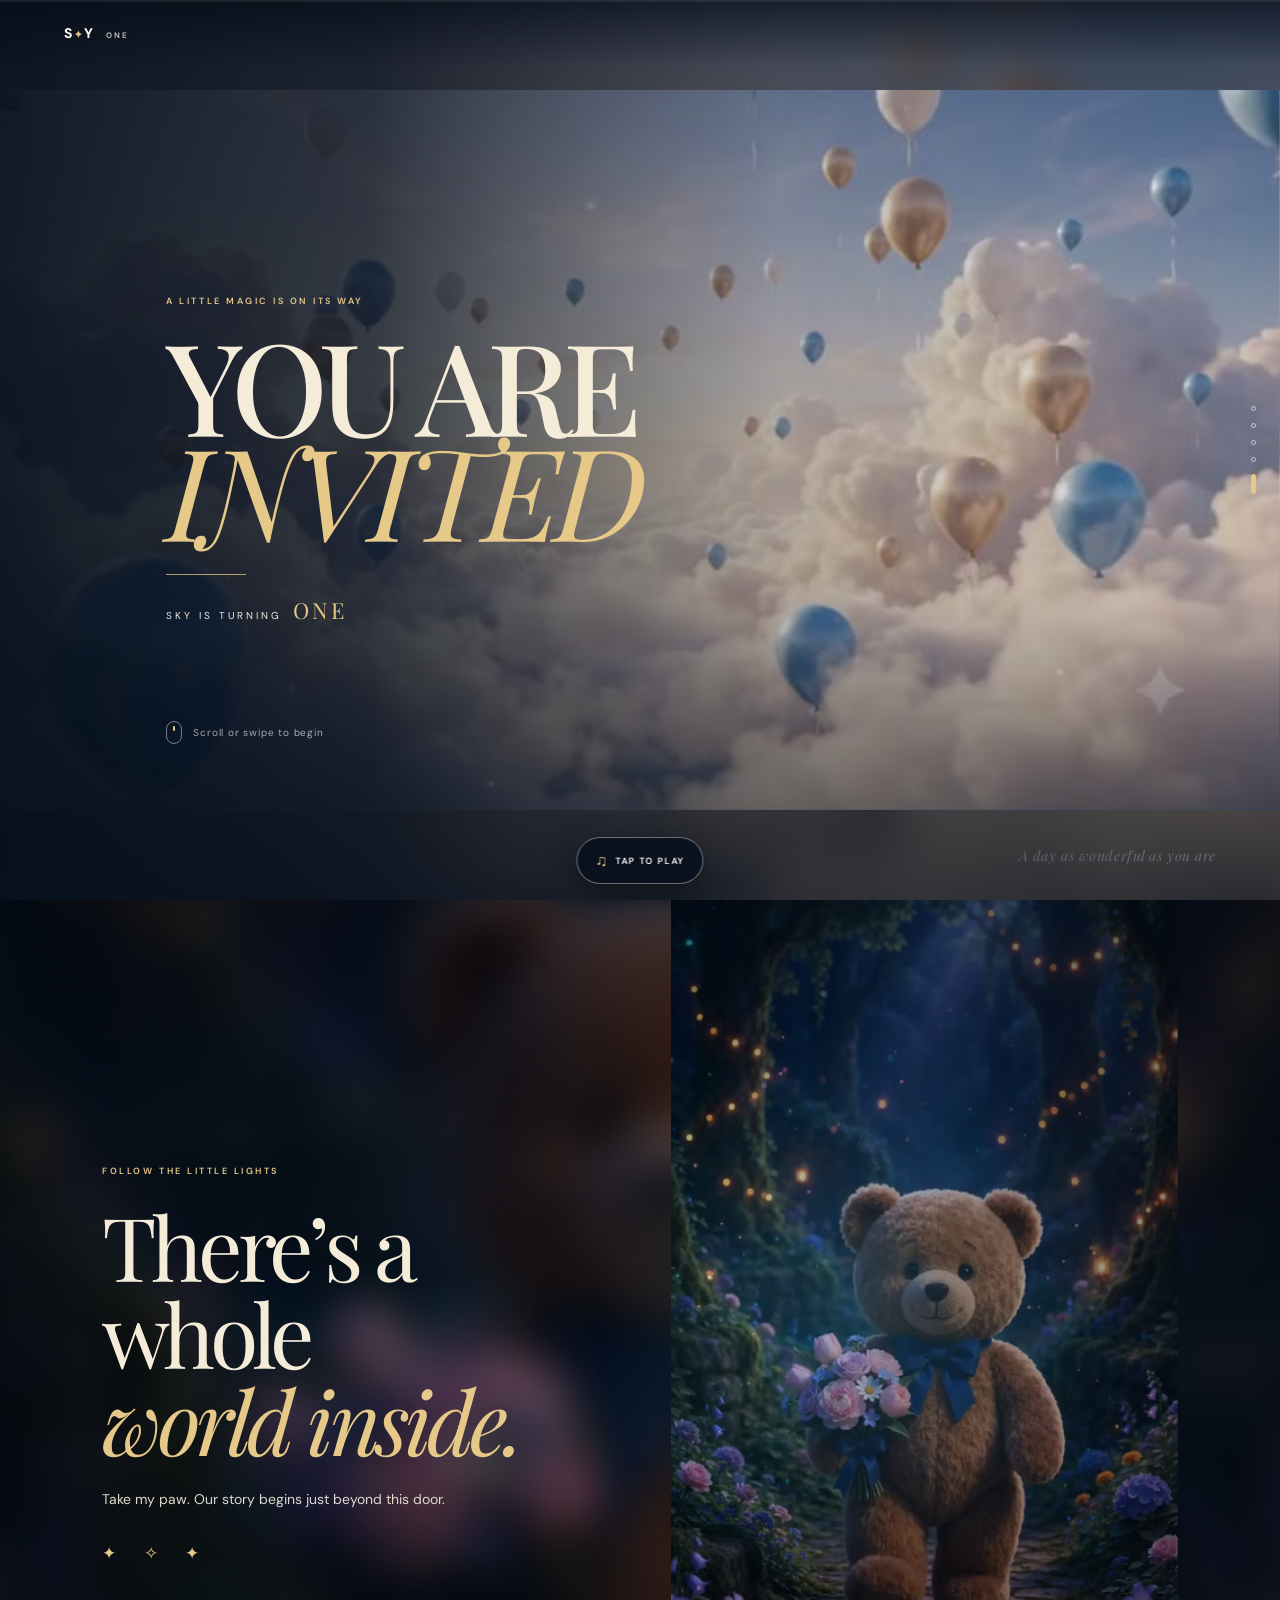
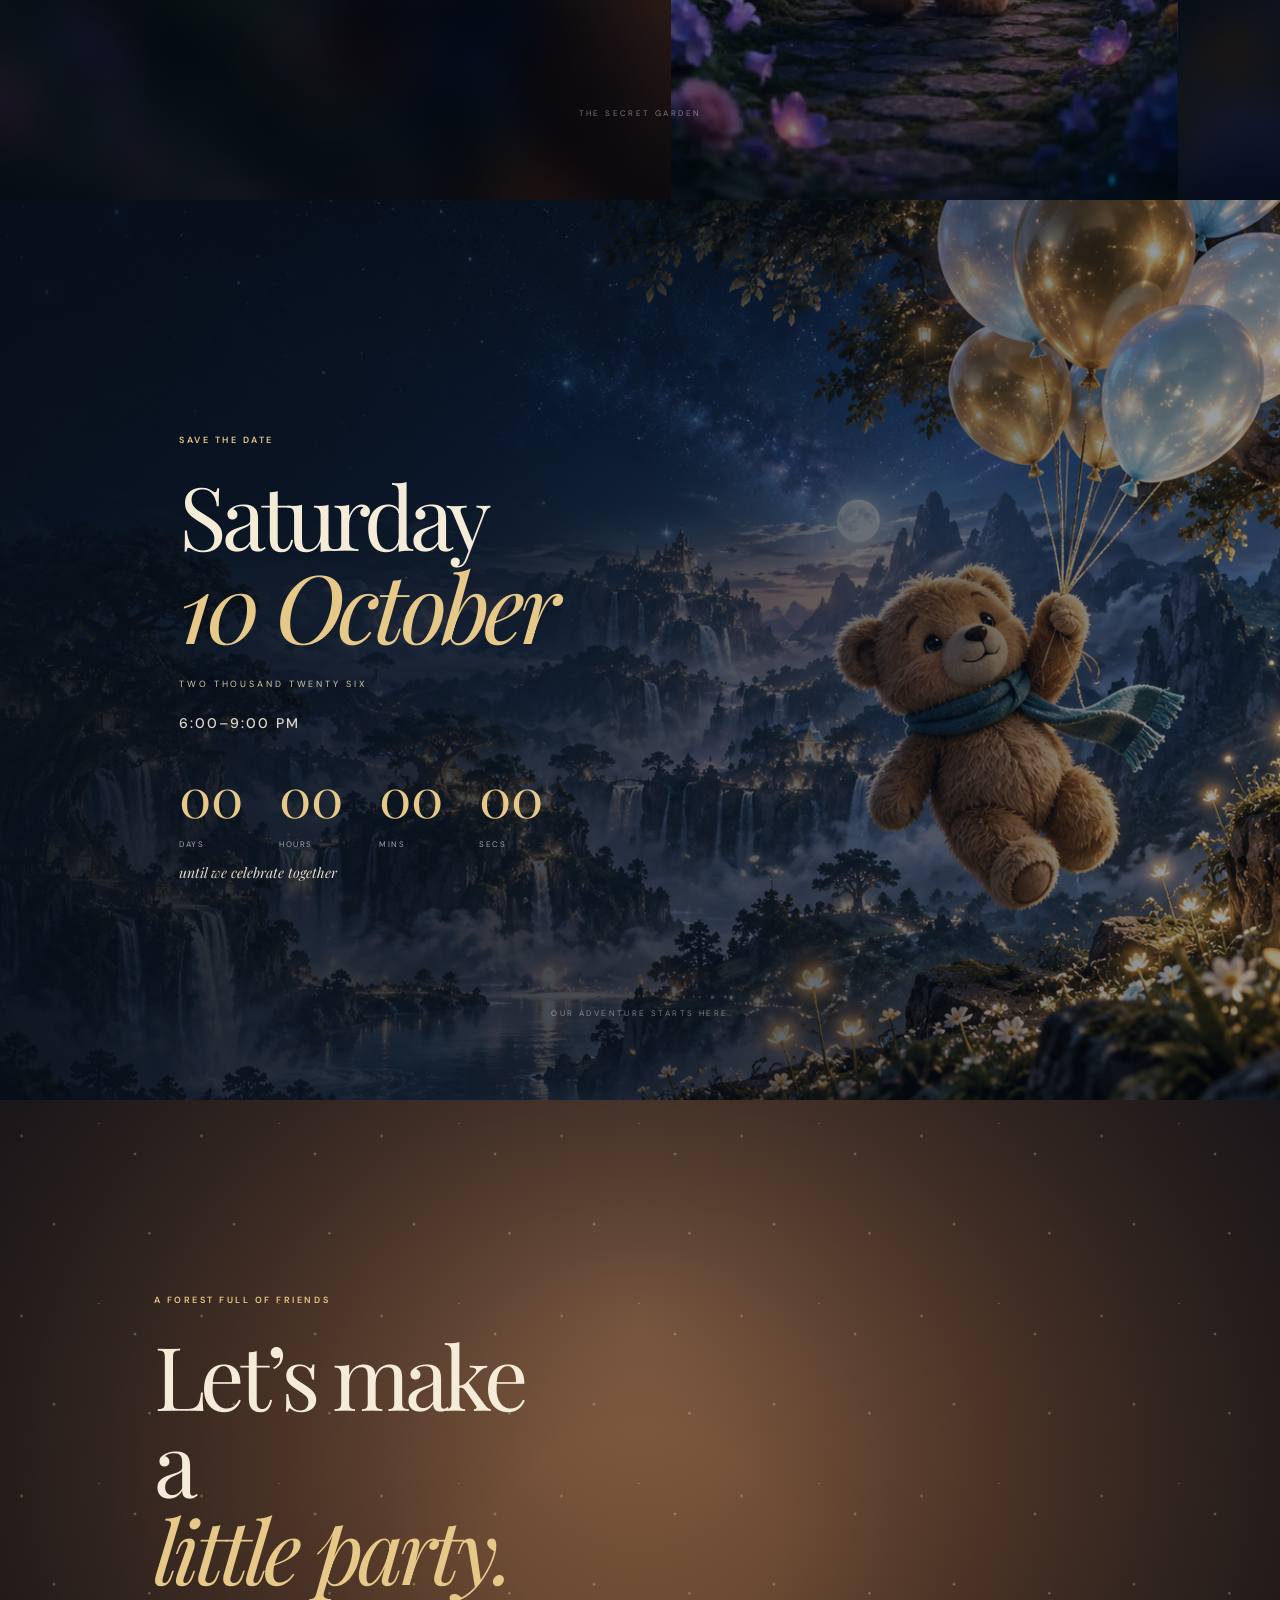
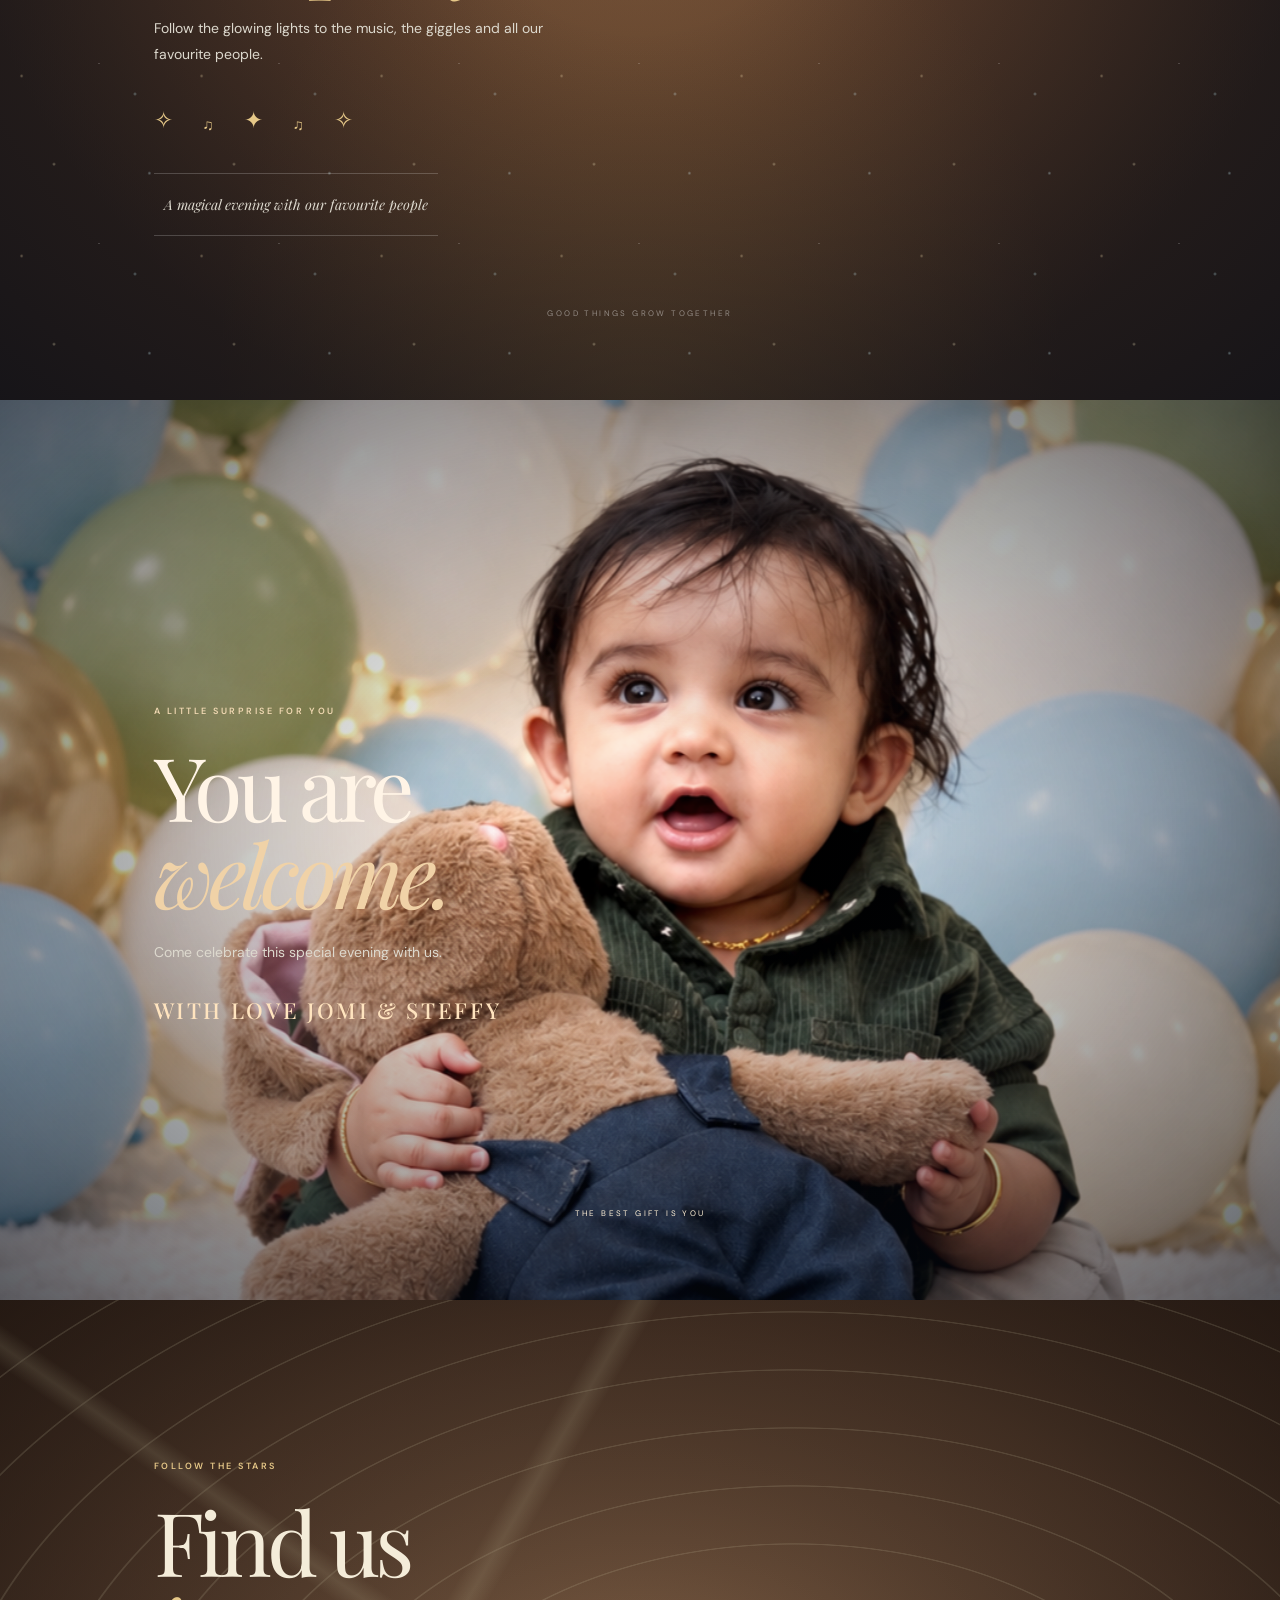
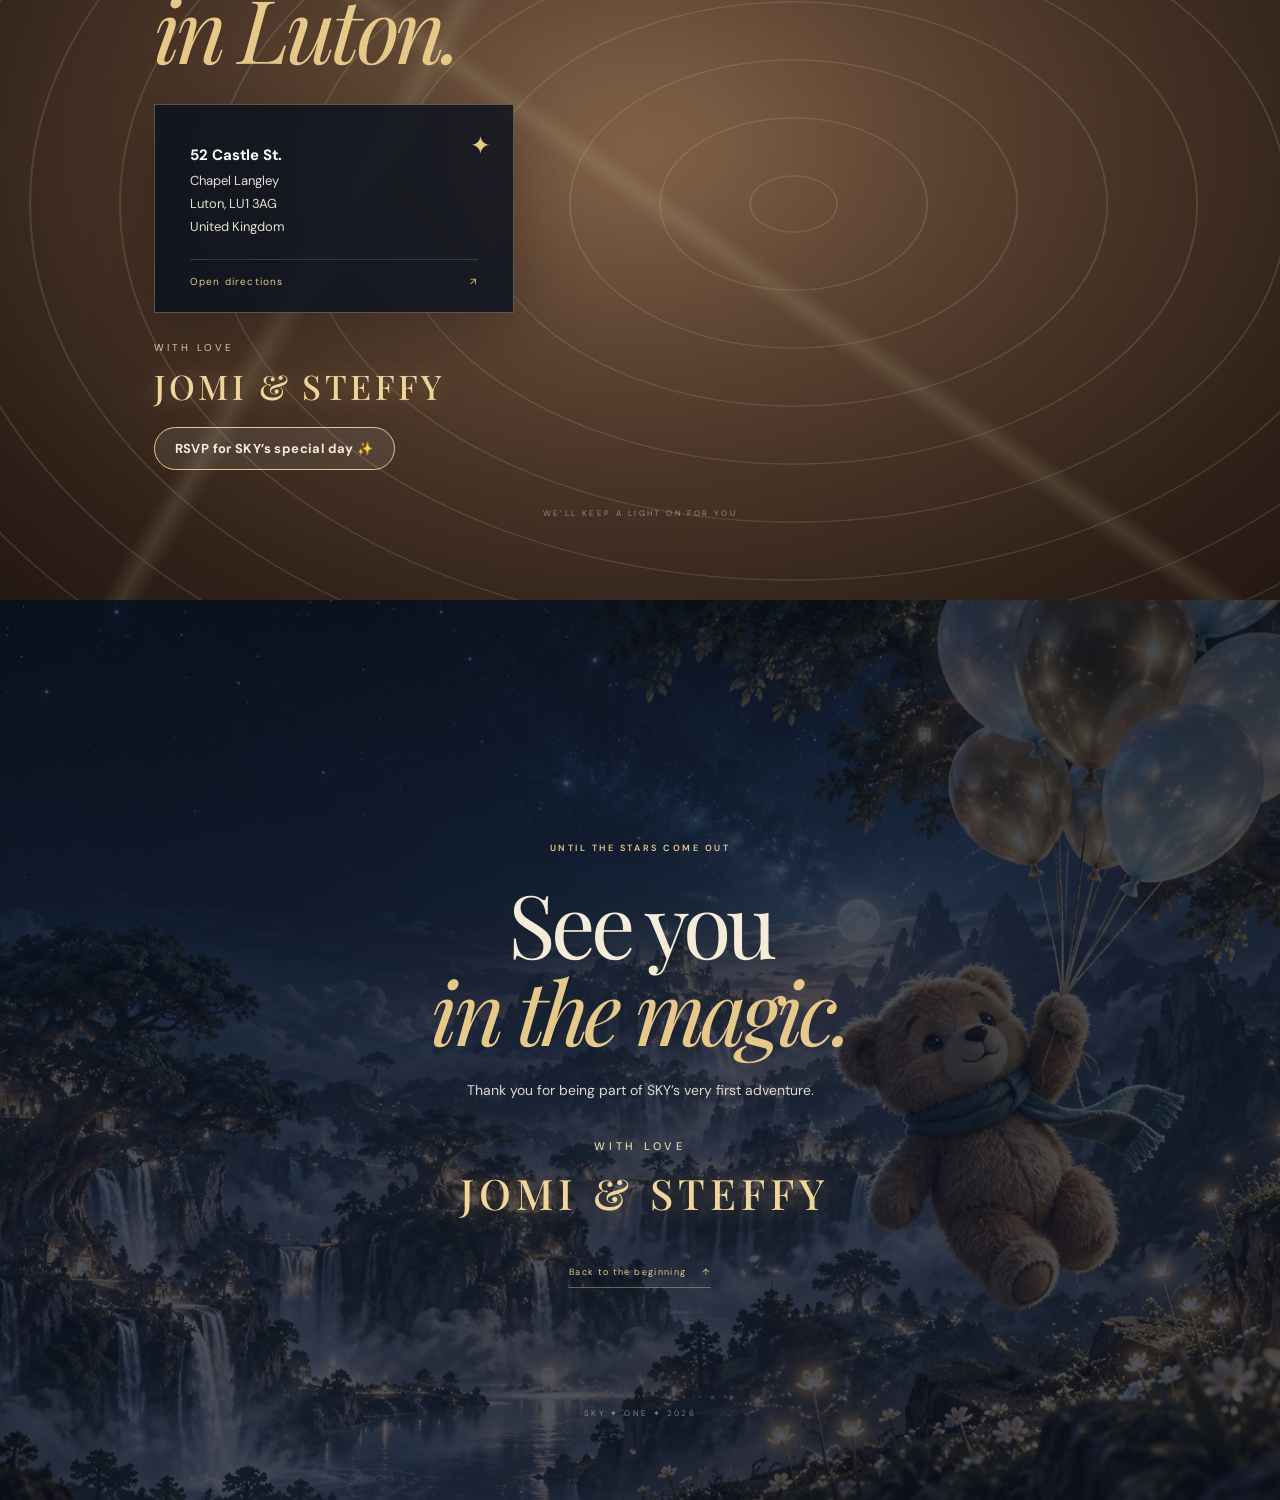
<file: index.html>
<!doctype html>
<html lang="en">
<head>
  <meta charset="utf-8">
  <meta name="viewport" content="width=device-width, initial-scale=1, viewport-fit=cover">
  <meta name="theme-color" content="#07101d">
  <meta name="description" content="Join us in a little enchanted world to celebrate SKY turning one on 10 October 2026.">
  <title>SKY is turning one ✦</title>
  <link rel="preconnect" href="https://fonts.googleapis.com">
  <link rel="preconnect" href="https://fonts.gstatic.com" crossorigin>
  <link href="https://fonts.googleapis.com/css2?family=DM+Sans:wght@400;500;600;700&family=Playfair+Display:wght@400;500;600&display=swap" rel="stylesheet">
  <link rel="stylesheet" href="styles.css"><style>
.bag-scene{isolation:isolate;background:#76533a}.bag-direct-photo{position:absolute;z-index:0;inset:0;width:100%;height:100%;object-fit:cover;object-position:center 37%;transform:scale(1.04);will-change:transform}.bag-scene:after{background:linear-gradient(90deg,#3e291dd9 0%,#513722a8 34%,#6c4a2024 76%),linear-gradient(0deg,#3c281d99,transparent 52%)}.bag-copy{z-index:2;text-align:left;margin-left:4vw;max-width:510px}.bag-copy .bag,.bag-copy .photo-hint{display:none}.bag-copy .eyebrow{color:#f0d8b2}.bag-copy h2 em{color:#f0d2a7}.bag-copy:after{content:"WITH LOVE  JOMI & STEFFY";display:block;margin-top:30px;font:500 22px var(--serif);letter-spacing:.12em;color:#ffe4bf}.bag-scene .scene-note{z-index:3;color:#fff0d6}.bag-scene .reveal{color:#fff4e6}@media(max-width:700px){.bag-direct-photo{object-position:center 32%}.bag-scene:after{background:linear-gradient(0deg,#3e291de8 0%,#51372291 48%,#6c4a2024 100%)}.bag-copy{align-self:flex-end;margin:0 auto 4vh;text-align:center}}
</style><style>
:root{--night:#281c16;--cream:#f6ead8;--gold:#ddba88;--muted:#dbcbb5}html,body{background:#281c16;color:#f6ead8}.scene{background-color:#3d2b20}.scene:after{background:radial-gradient(ellipse at 50% 48%,transparent 10%,#20140dcc 100%)}.hero{background:#4b3527}.hero-art,.scroll-video,.forest-art,.goodbye-art{filter:sepia(.58) saturate(.78) hue-rotate(-7deg)}.shade{background:linear-gradient(90deg,#281a14e8 0%,#352318b8 34%,#4e311d38 72%),linear-gradient(0deg,#281a1488,transparent 45%)}.doorway{background:radial-gradient(ellipse at 70% 50%,#9a7044 0%,#59402f 38%,#281c16 76%)}.door-glow{background:radial-gradient(ellipse,#f2c77a45,transparent 67%)}.date-scene{background:#453326}.forest-art{opacity:.68;filter:sepia(.72) saturate(.66) brightness(.88)}.party-scene{background:radial-gradient(ellipse at 50% 25%,#8a6240,#533a2a 45%,#2c2019 82%)}.party-lights{filter:sepia(.9) saturate(.75);opacity:.8}.cake-scene{background:radial-gradient(ellipse at 33% 55%,#896044,#573b2d 42%,#2b201b 84%)}.cake-scene .scroll-video{filter:sepia(.62) saturate(.78)}.venue{background:radial-gradient(ellipse at 50% 50%,#806046,#513b2c 65%,#2b2019)}.map-lines{filter:sepia(.7);opacity:.42}.goodbye{background:#473426}.goodbye-art{filter:sepia(.72) saturate(.64) brightness(.86);opacity:.7}.topbar{background:linear-gradient(#261811ad,transparent)}.bag-scene{background:#76533a}.bag-scene .bag-direct-photo{filter:sepia(.12) saturate(.9)}.bag-scene:after{background:linear-gradient(90deg,#3e291dc9 0%,#5137229a 34%,#6c4a201e 76%),linear-gradient(0deg,#3c281d82,transparent 52%)}.bag-scene .bag-copy .eyebrow{color:#f0d8b2}.bag-scene .bag-copy h2 em{color:#f0d2a7}.bag-scene .bag-copy:after{color:#ffe4bf}@media(max-width:700px){.shade{background:linear-gradient(0deg,#281a14a8,transparent 48%)}}
</style><style>
:root{--night:#07101d;--cream:#f4ecd9;--gold:#e6c888;--muted:#c9c6bc}html,body{background:#07101d;color:#f4ecd9}.scene{background:#07101d}.scene:after{background:radial-gradient(ellipse at 50% 48%,transparent 15%,#050b16a8 100%)}.hero{background:#0a1422}.hero-art,.scroll-video,.forest-art,.goodbye-art{filter:none}.shade{background:linear-gradient(90deg,#07101df2 0%,#07101dce 29%,#07101d45 61%,#07101d16 100%),linear-gradient(0deg,#07101d88,transparent 33%)}.doorway{background:radial-gradient(ellipse at 70% 50%,#244b63 0%,#101f32 35%,#07101d 72%)}.door-glow{background:radial-gradient(ellipse,#51c3eb28,transparent 67%)}.date-scene{background:#081323}.forest-art{filter:saturate(.78);opacity:.73}.party-scene{background:radial-gradient(ellipse at 50% 25%,#876044,#5b3d2a 42%,#38271d 78%)}.party-lights{filter:none;opacity:.7}.cake-scene{background:radial-gradient(ellipse at 33% 55%,#4c3451,#1a1a32 38%,#080e1b 80%)}.cake-scene .scroll-video{filter:none;opacity:.62}.venue{background:radial-gradient(ellipse at 50% 50%,#213b45,#101d2d 65%,#080e1b)}.map-lines{filter:none;opacity:.3}.goodbye{background:#101b2d}.goodbye-art{filter:saturate(.65);opacity:.67}.topbar{background:linear-gradient(#050c16aa,transparent)}.bag-scene{background:#76533a}.bag-scene .bag-direct-photo{filter:sepia(.12) saturate(.9)}@media(max-width:700px){.shade{background:linear-gradient(90deg,#07101de8 0%,#07101d9c 49%,#07101d55 100%),linear-gradient(0deg,#07101d88,transparent 45%)}}
</style><style>
#cake{display:none!important}.goodbye{background:radial-gradient(ellipse at 50% 50%,#896044,#573b2d 42%,#2b201b 84%)!important}.goodbye:after{background:radial-gradient(ellipse at 50% 48%,transparent 10%,#21150fa8 100%)!important}.goodbye-art{filter:sepia(.72) saturate(.68) brightness(.85)!important;opacity:.7}
</style><style>
.venue{background:radial-gradient(ellipse at 50% 50%,#806046,#513b2c 65%,#2b2019)!important}.venue:after{background:radial-gradient(ellipse at 50% 48%,transparent 10%,#21150fa8 100%)!important}.map-lines{filter:sepia(.7)!important;opacity:.42!important}.goodbye{background:#101b2d!important}.goodbye:after{background:radial-gradient(ellipse at 50% 48%,transparent 15%,#050b16a8 100%)!important}.goodbye-art{filter:saturate(.65)!important;opacity:.67!important}
</style>





</head>
<body>
  <div class="progress"><i></i></div>
  <header class="topbar"><a class="wordmark" href="#home">S<span>✦</span>Y <small>ONE</small></a></header>
  <audio id="birthday-music" src="assets/sky-birthday-music.mp3" autoplay loop preload="auto"></audio>
  <button class="sound sound-bottom" id="music-toggle" type="button" aria-label="Play birthday music"><span class="music-icon">♫</span> <span id="music-label">PLAY MUSIC</span></button>
  <main>
    <section class="scene hero" id="home" data-scene="0">
      <div class="hero-art"></div><canvas class="scroll-video scroll-sequence" data-scroll-sequence data-sequence="assets/flight" data-frame-width="640" data-frame-height="360" aria-label="Teddy flying with balloons"></canvas><div class="shade"></div>
      <div class="fireworks" aria-hidden="true"><b></b><b></b><b></b></div>
      <div class="hero-copy reveal"><p class="eyebrow">A LITTLE MAGIC IS ON ITS WAY</p><h1>YOU ARE<br><em>INVITED</em></h1><div class="fine-line"></div><p class="turning">SKY IS TURNING <strong>ONE</strong></p><p class="scroll-hint"><span class="mouse"></span> Scroll or swipe to begin</p></div>
      <div class="hero-caption">A day as wonderful as you are</div>
    </section>
    <section class="scene doorway" id="door" data-scene="1">
      <canvas class="scroll-video scroll-sequence" data-scroll-sequence data-sequence="assets/door" data-frame-width="450" data-frame-height="800" aria-label="Teddy walking through the fantasy doorway"></canvas><div class="door-glow"></div>
      <div class="scene-copy reveal"><p class="eyebrow">FOLLOW THE LITTLE LIGHTS</p><h2>There’s a whole<br><em>world inside.</em></h2><p>Take my paw. Our story begins just beyond this door.</p><div class="tiny-stars">✦　✧　✦</div></div>
      <div class="scene-note">THE SECRET GARDEN</div>
    </section>
    <section class="scene date-scene" id="date" data-scene="2">
      <div class="forest-art"></div><div class="scene-copy date-copy reveal"><p class="eyebrow">SAVE THE DATE</p><h2>Saturday<br><em>10 October</em></h2><p class="year">TWO THOUSAND TWENTY SIX</p><p class="party-time">6:00–9:00 PM</p><div class="countdown" aria-label="Countdown to the birthday"><div><strong id="days">—</strong><small>DAYS</small></div><div><strong id="hours">—</strong><small>HOURS</small></div><div><strong id="minutes">—</strong><small>MINS</small></div><div><strong id="seconds">—</strong><small>SECS</small></div></div><p class="count-note">until we celebrate together</p></div>
      <div class="scene-note">OUR ADVENTURE STARTS HERE</div>
    </section>
    <section class="scene party-scene" id="party" data-scene="3">
      <canvas class="scroll-video scroll-sequence" data-scroll-sequence data-sequence="assets/party" data-frame-width="450" data-frame-height="800" data-frame-count="120" data-frames-per-sheet="20" data-columns="5" aria-label="Teddy waving as the party begins"></canvas>
      <div class="party-lights"></div><div class="scene-copy centered reveal"><p class="eyebrow">A FOREST FULL OF FRIENDS</p><h2>Let’s make a<br><em>little party.</em></h2><p>Follow the glowing lights to the music, the giggles and all our favourite people.</p><div class="party-icons"><span>✧</span><span>♫</span><span>✦</span><span>♫</span><span>✧</span></div><p class="detail-pill">A magical evening with our favourite people</p></div>
      <div class="scene-note">GOOD THINGS GROW TOGETHER</div>
    </section>
    <section class="scene cake-scene" id="cake" data-scene="4">
      <div class="cake-wrap"><div class="candle"><i></i></div><div class="cake"><div class="icing"></div><div class="cake-band"></div><div class="cake-base"></div></div><div class="cake-shadow"></div></div>
      <div class="scene-copy cake-copy reveal"><p class="eyebrow">MAKE A WISH, SKY</p><h2>One candle.<br><em>A million wishes.</em></h2><p>May your first year be the beginning of a lifetime filled with wonder.</p><div class="cake-sparkle">✦　✧　✦</div></div>
      <div class="scene-note">THE SWEETEST LITTLE STAR</div>
    </section>
    <section class="scene bag-scene" id="photo" data-scene="5">
      <img class="bag-direct-photo" src="assets/sky-photo.png" alt="SKY smiling with a teddy bear at a birthday celebration"><div class="scene-copy bag-copy reveal"><p class="eyebrow">A LITTLE SURPRISE FOR YOU</p><h2>You are<br><em>welcome.</em></h2><p>Come celebrate this special evening with us.</p><div class="bag" aria-label="A birthday bag opening to reveal Sky’s photo"><div class="bag-photo"><img src="assets/sky-photo.png" alt="SKY smiling with a teddy bear at a birthday celebration"></div><div class="bag-body"><span class="bag-star">✦</span><span class="bag-handle"></span></div><div class="bag-flap"><span>✦</span></div></div><p class="photo-hint">Our little birthday star, SKY ✦</p></div>
      <div class="scene-note">THE BEST GIFT IS YOU</div>
    </section>
    <section class="scene venue" id="venue" data-scene="6">
      <canvas class="scroll-video scroll-sequence" data-scroll-sequence data-sequence="assets/drive" data-frame-width="450" data-frame-height="800" data-frame-count="120" data-frames-per-sheet="20" data-columns="5" aria-label="Teddy driving to the birthday address"></canvas>
      <div class="map-lines"></div><div class="scene-copy centered reveal"><p class="eyebrow">FOLLOW THE STARS</p><h2>Find us<br><em>in Luton.</em></h2><div class="address-card"><span class="pin">✦</span><p><strong>52 Castle St.</strong><br>Chapel Langley<br>Luton, LU1 3AG<br>United Kingdom</p><a target="_blank" rel="noopener" href="https://maps.google.com/maps/place//data=!4m2!3m1!1s0x487648431d119815:0x6990cb33148c9e13?entry=s&amp;sa=X&amp;ved=2ahUKEwjpnbjJ34-XAxV6RZ8JHcIdHlcQ4kB6BAgVEAA&amp;hl=en">Open directions <span>↗</span></a></div><div class="host-line"><span>WITH LOVE</span><strong>JOMI &amp; STEFFY</strong></div><a href="rsvp.html" style="display:inline-block;margin-top:18px;padding:12px 20px;border:1px solid #e6c888;border-radius:999px;background:#ffffff14;color:#f4ecd9;text-decoration:none;font:700 13px 'DM Sans',sans-serif;letter-spacing:.03em">RSVP for SKY’s special day ✨</a></div>
      <div class="scene-note">WE’LL KEEP A LIGHT ON FOR YOU</div>
    </section>
    <section class="scene goodbye" id="goodbye" data-scene="7">
      <div class="goodbye-art"></div><div class="scene-copy centered reveal"><p class="eyebrow">UNTIL THE STARS COME OUT</p><h2>See you<br><em>in the magic.</em></h2><p>Thank you for being part of SKY’s very first adventure.</p><div class="signature"><span>WITH LOVE</span><strong>JOMI &amp; STEFFY</strong></div><a class="back-top" href="#home">Back to the beginning <span>↑</span></a></div>
      <div class="scene-note">SKY ✦ ONE ✦ 2026</div>
    </section>
  </main>
  <nav class="chapters" aria-label="Invitation chapters"><a href="#home" aria-label="Beginning"></a><a href="#date" aria-label="Date"></a><a href="#party" aria-label="Party"></a><a href="#photo" aria-label="Birthday photo"></a><a href="#venue" aria-label="Venue"></a></nav>
  <script src="script.js?v=frames4"></script><script>
const birthdayPhoto=document.querySelector(".bag-direct-photo");function zoomBirthdayPhoto(){if(!birthdayPhoto)return;const rect=birthdayPhoto.closest(".scene").getBoundingClientRect();const amount=Math.max(0,Math.min(1,-rect.top/rect.height));birthdayPhoto.style.transform=`scale(${1.04+amount*.16})`}addEventListener("scroll",zoomBirthdayPhoto,{passive:true});addEventListener("resize",zoomBirthdayPhoto,{passive:true});zoomBirthdayPhoto();
</script>

</body>
</html>
</file>
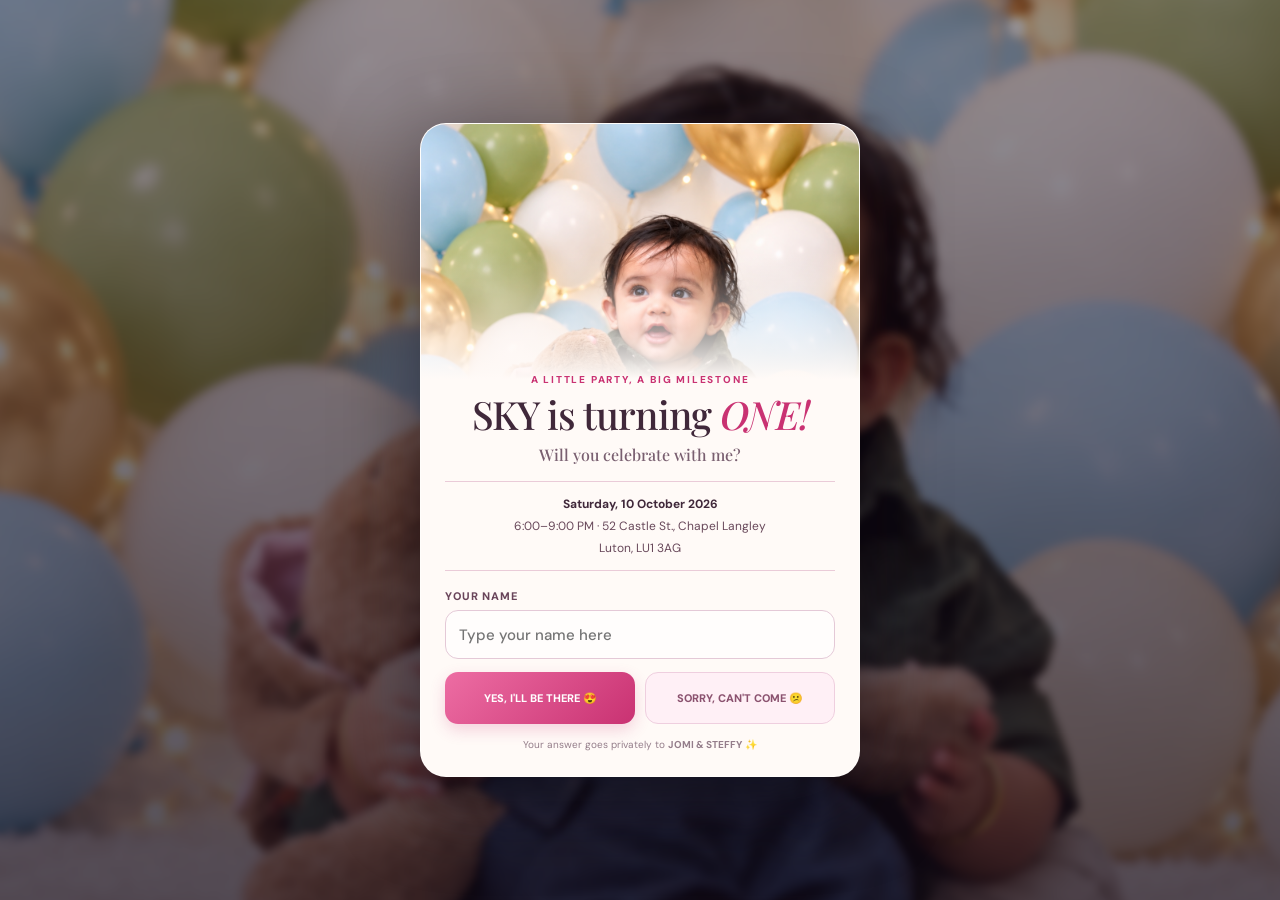
<file: rsvp.html>
<!doctype html>
<html lang="en">
<head>
<meta charset="utf-8"><meta name="viewport" content="width=device-width,initial-scale=1,viewport-fit=cover"><meta name="theme-color" content="#fff4f8"><meta name="description" content="RSVP for SKY’s first birthday on 10 October 2026."><title>SKY is turning ONE — RSVP</title>
<link rel="preconnect" href="https://fonts.googleapis.com"><link rel="preconnect" href="https://fonts.gstatic.com" crossorigin><link href="https://fonts.googleapis.com/css2?family=DM+Sans:wght@400;500;600;700;800&family=Playfair+Display:ital,wght@0,500;0,600;1,500;1,600&display=swap" rel="stylesheet">
<style>
*{box-sizing:border-box} :root{--ink:#40283a;--muted:#795f70;--hot:#c93272;--paper:#fffaf7}
body{margin:0;min-height:100svh;padding:18px;display:grid;place-items:center;background:#20172a;color:var(--ink);font-family:'DM Sans',sans-serif}
.backdrop{position:fixed;inset:0;background:linear-gradient(#130b1870,#130b18bb),url('assets/sky-photo.png') center 36%/cover;filter:blur(4px);transform:scale(1.04)}
.card{position:relative;width:min(100%,440px);overflow:hidden;border:1px solid #ffffff70;border-radius:26px;background:var(--paper);box-shadow:0 24px 80px #08040b80;animation:arrive .7s both}
.photo{height:clamp(190px,52vw,255px);background:url('assets/sky-photo.png') center 10%/cover no-repeat;position:relative}.photo:after{content:'';position:absolute;inset:50% 0 0;background:linear-gradient(transparent,var(--paper))}
.content{position:relative;margin-top:-6px;padding:0 24px 24px;text-align:center}.eyebrow{margin:0 0 8px;color:var(--hot);font-size:10px;font-weight:800;letter-spacing:.18em}
h1{margin:0;font:500 clamp(30px,8vw,39px)/1.05 'Playfair Display',serif;letter-spacing:-.03em}h1 em{color:var(--hot);font-weight:500}
.subtitle{margin:9px 0 16px;color:var(--muted);font:500 16px 'Playfair Display',serif}
.details{margin:0 auto 18px;padding:11px 8px;border-block:1px solid #eacbd8;color:#68485a;font-size:12px;line-height:1.85}.details strong{color:var(--ink)}
label{display:block;margin-bottom:7px;text-align:left;color:#69445a;font-size:11px;font-weight:800;letter-spacing:.08em}
input{width:100%;height:49px;padding:0 13px;border:1px solid #e4c9d7;border-radius:13px;background:#fffdfc;color:var(--ink);font:500 15px 'DM Sans',sans-serif;outline:none}input:focus{border-color:#d45a91;box-shadow:0 0 0 3px #f6d7e5}
.buttons{display:grid;grid-template-columns:1fr 1fr;gap:10px;margin-top:13px}button{min-height:52px;border:0;border-radius:13px;padding:10px 8px;cursor:pointer;font:800 11px 'DM Sans',sans-serif}button:focus-visible{outline:3px solid var(--ink);outline-offset:3px}
.yes{background:linear-gradient(135deg,#ed6da3,#c93272);color:white;box-shadow:0 6px 16px #c9327233}.no,.edit,.close{border:1px solid #efcfdf;background:#fff0f6;color:#8b526f}
.note{margin:13px 0 0;color:#947d8a;font-size:10px;line-height:1.5}.error{display:none;margin:8px 0 0;color:#ae315c;font-size:12px;text-align:left}.error.show{display:block}
.response{display:none;padding:10px 0 0}.response.show{display:block;animation:arrive .4s both}.emoji{font-size:54px}.response h2{margin:4px 0;font:500 25px 'Playfair Display',serif}.response p{color:var(--muted);font-size:13px;line-height:1.6}.edit,.close{min-height:40px;padding:8px 15px}
.popup{position:fixed;inset:0;z-index:4;display:grid;place-items:center;padding:20px;background:#130b1888;opacity:0;visibility:hidden;transition:.2s}.popup.show{opacity:1;visibility:visible}.popup-card{width:min(100%,330px);padding:26px 22px 22px;border-radius:23px;background:var(--paper);text-align:center;box-shadow:0 18px 70px #0005;transform:translateY(10px) scale(.96);transition:.25s}.popup.show .popup-card{transform:none}.pop-emoji{display:block;font-size:61px;animation:bop .7s ease-in-out infinite alternate}.popup-card h2{margin:5px 0;font:500 29px 'Playfair Display',serif}.popup-card p{color:var(--muted);font-size:14px;line-height:1.55}
.confetti{position:fixed;inset:0;overflow:hidden;pointer-events:none;z-index:3}.confetti i{position:absolute;top:-12px;width:9px;height:13px;border-radius:2px;animation:fall var(--duration) linear forwards}
@keyframes arrive{from{opacity:0;transform:translateY(12px)}to{opacity:1;transform:none}}@keyframes bop{to{transform:translateY(-6px) rotate(4deg)}}@keyframes fall{to{transform:translate3d(var(--drift),110vh,0) rotate(700deg)}}
@media(max-height:700px){body{display:flex;align-items:flex-start;justify-content:center}.card{margin:0 auto}}@media(max-width:380px){body{padding:12px}.card{border-radius:22px}.content{padding:0 18px 20px}.details{font-size:11px}}@media(prefers-reduced-motion:reduce){*,*:before,*:after{animation-duration:.01ms!important;animation-iteration-count:1!important;transition-duration:.01ms!important}}
</style></head>
<body><div class="backdrop" aria-hidden="true"></div><main class="card"><div class="photo" role="img" aria-label="Sky at his first birthday celebration"></div><section class="content">
<p class="eyebrow">A LITTLE PARTY, A BIG MILESTONE</p><h1>SKY is turning <em>ONE!</em></h1><p class="subtitle">Will you celebrate with me?</p>
<p class="details"><strong>Saturday, 10 October 2026</strong><br>6:00–9:00 PM · 52 Castle St., Chapel Langley<br>Luton, LU1 3AG</p>
<div id="form"><label for="guest">YOUR NAME</label><input id="guest" maxlength="80" autocomplete="name" placeholder="Type your name here"><p class="error" id="error" role="alert">Please enter your name first 💗</p>
<div class="buttons"><button class="yes" type="button" onclick="choose('yes')">YES, I'LL BE THERE 😍</button><button class="no" type="button" onclick="choose('no')">SORRY, CAN'T COME 😕</button></div><p class="note">Your answer goes privately to <strong>JOMI &amp; STEFFY</strong> ✨</p></div>
<div class="response" id="response" aria-live="polite"><div class="emoji" id="emoji">😍</div><h2 id="thanks">Yay! See you there!</h2><p id="message"></p><button class="edit" type="button" onclick="resetChoice()">Change my answer</button></div>
</section></main><div class="confetti" id="confetti" aria-hidden="true"></div>
<div class="popup" id="popup" role="dialog" aria-modal="true" aria-live="polite" onclick="closePopup(event)"><div class="popup-card"><span class="pop-emoji" id="popEmoji">😍</span><h2 id="popTitle">Yay!</h2><p id="popMessage"></p><button class="close" type="button" onclick="closePopup()">Aww, okay 💗</button></div></div>
<script>
const endpoint='https://script.google.com/macros/s/AKfycbxndzxwtPPv3UqiDh4MpF0KZ-3VouvnKFKLEN5KvOl9WHODp9kCq_UaZb1-JYIp_nhNqA/exec';
async function choose(answer){const name=document.getElementById('guest').value.trim();if(!name){document.getElementById('error').classList.add('show');document.getElementById('guest').focus();return}document.getElementById('error').classList.remove('show');const buttons=[...document.querySelectorAll('.buttons button')];buttons.forEach(b=>b.disabled=true);try{await fetch(endpoint,{method:'POST',mode:'no-cors',headers:{'Content-Type':'text/plain;charset=utf-8'},body:JSON.stringify({name,answer})});document.getElementById('form').style.display='none';document.getElementById('response').classList.add('show');document.getElementById('emoji').textContent=answer==='yes'?'😍':'😕';document.getElementById('thanks').textContent=answer==='yes'?'Yay! See you there!':'Aww, we’ll miss you!';document.getElementById('message').textContent=answer==='yes'?'Thank you, '+name+'! We can’t wait to celebrate with you. 💗':'Thank you for letting us know, '+name+'. Sending you a big hug! 💗';document.getElementById('popEmoji').textContent=answer==='yes'?'😍':'😢';document.getElementById('popTitle').textContent=answer==='yes'?'Yay!':'Aww!';document.getElementById('popMessage').textContent=answer==='yes'?'We can’t wait to celebrate with you, '+name+'! 💗':'We’ll miss you, '+name+'. Sending you a big hug! 💗';document.getElementById('popup').classList.add('show');if(answer==='yes')confetti()}catch(e){document.getElementById('error').textContent='Sorry, that did not go through. Please check your connection and try again.';document.getElementById('error').classList.add('show');buttons.forEach(b=>b.disabled=false)}}
function closePopup(e){if(e&&e.target!==e.currentTarget)return;document.getElementById('popup').classList.remove('show')}
function resetChoice(){document.getElementById('response').classList.remove('show');document.getElementById('form').style.display='block';document.querySelectorAll('.buttons button').forEach(b=>b.disabled=false)}
function confetti(){const root=document.getElementById('confetti'),colors=['#ef6ea3','#e8bb62','#98c9d3','#b9a0d4','#f6d8a7'];for(let i=0;i<42;i++){const p=document.createElement('i');p.style.left=Math.random()*100+'%';p.style.background=colors[i%colors.length];p.style.setProperty('--duration',(2+Math.random()*2)+'s');p.style.setProperty('--drift',(Math.random()*160-80)+'px');root.appendChild(p);setTimeout(()=>p.remove(),4500)}}
document.getElementById('guest').addEventListener('keydown',e=>{if(e.key==='Enter')choose('yes')});
</script></body></html>
</file>
<file: styles.css>
:root{--night:#07101d;--cream:#f4ecd9;--gold:#e6c888;--muted:#c9c6bc;--serif:'Playfair Display',Georgia,serif;--sans:'DM Sans',sans-serif}*{box-sizing:border-box}html{scroll-behavior:smooth;scroll-snap-type:y proximity;background:var(--night)}body{margin:0;background:var(--night);color:var(--cream);font-family:var(--sans);font-weight:400;overflow-x:hidden}a{color:inherit;text-decoration:none}.progress{position:fixed;z-index:20;top:0;left:0;right:0;height:2px;background:#ffffff15}.progress i{height:100%;display:block;width:0;background:var(--gold);box-shadow:0 0 14px #e6c888aa}.topbar{position:fixed;z-index:15;top:0;left:0;right:0;padding:24px 5vw;display:flex;justify-content:space-between;align-items:center;color:#fff;background:linear-gradient(#050c16aa,transparent);letter-spacing:.18em;font-size:11px}.wordmark{font-weight:700;font-size:14px}.wordmark span{color:var(--gold);font-size:10px}.wordmark small{font-size:8px;margin-left:6px;opacity:.7;letter-spacing:.25em}.sound{border:1px solid #ffffff55;border-radius:30px;padding:10px 15px;backdrop-filter:blur(12px);font-size:9px}.sound span{color:var(--gold);margin-left:7px}.scene{position:relative;min-height:100svh;scroll-snap-align:start;overflow:hidden;display:flex;align-items:center;padding:110px 8vw 80px;background:#07101d}.scene:after{content:"";position:absolute;inset:0;pointer-events:none;background:radial-gradient(ellipse at 50% 48%,transparent 15%,#050b16a8 100%);z-index:0}.scene>*{z-index:1}.hero{background:#0a1422}.hero-art,.shade{position:absolute;inset:0}.hero-art{background-image:url('assets/sky-enchanted-forest.png');background-size:cover;background-position:center 45%;transform:scale(1.03);animation:drift 18s ease-in-out infinite alternate}.shade{background:linear-gradient(90deg,#07101df2 0%,#07101dce 29%,#07101d45 61%,#07101d16 100%),linear-gradient(0deg,#07101d88,transparent 33%)}.hero-copy{position:relative;margin-left:5vw;max-width:600px;z-index:2}.eyebrow{font-size:9px;letter-spacing:.28em;color:var(--gold);font-weight:600;margin:0 0 25px}.hero h1{font:500 clamp(68px,10vw,144px)/.82 var(--serif);letter-spacing:-.065em;margin:0 0 32px;text-transform:uppercase}.hero h1 em,.scene h2 em{font-weight:400;color:var(--gold);text-transform:none;letter-spacing:-.055em}.fine-line{height:1px;width:80px;background:var(--gold);margin-bottom:20px;opacity:.75}.turning{font-size:10px;letter-spacing:.29em}.turning strong{font:400 22px var(--serif);color:var(--gold);padding-left:5px}.scroll-hint{position:absolute;top:calc(100% + 76px);white-space:nowrap;font-size:10px;letter-spacing:.08em;color:#ffffffa0;display:flex;align-items:center;gap:11px}.mouse{width:16px;height:23px;border:1px solid #ffffff70;border-radius:12px;display:block;position:relative}.mouse:after{content:"";position:absolute;width:2px;height:5px;background:var(--gold);left:6px;top:4px;border-radius:2px;animation:scroll 1.4s infinite}.hero-caption{position:absolute;bottom:35px;right:5vw;font:italic 14px var(--serif);color:#ffffffa8;letter-spacing:.04em}.fireworks{position:absolute;inset:0;pointer-events:none}.fireworks b{position:absolute;width:100px;height:100px;border-radius:50%;background:repeating-conic-gradient(from 0deg,transparent 0 9deg,#efcf8d 10deg 11deg,transparent 12deg 22deg);mask:radial-gradient(circle,transparent 0 12px,#000 13px 14px,transparent 15px);opacity:0;animation:firework 5s ease-out infinite}.fireworks b:nth-child(1){left:48%;top:22%;animation-delay:1s}.fireworks b:nth-child(2){left:78%;top:30%;transform:scale(.68);animation-delay:2.3s}.fireworks b:nth-child(3){left:63%;top:53%;transform:scale(.48);animation-delay:3.7s}.scene-copy{position:relative;z-index:2;max-width:500px}.scene h2{font:400 clamp(46px,7vw,88px)/.99 var(--serif);letter-spacing:-.06em;margin:0 0 24px}.scene-copy>p:not(.eyebrow){font-size:14px;line-height:1.8;color:#ddd9ce;max-width:385px}.centered{margin:auto;text-align:center}.centered>p:not(.eyebrow){margin:0 auto;max-width:410px}.scene-note{position:absolute;bottom:31px;left:50%;transform:translateX(-50%);font-size:8px;letter-spacing:.3em;color:#ffffff70;white-space:nowrap}.doorway{background:radial-gradient(ellipse at 70% 50%,#244b63 0%,#101f32 35%,#07101d 72%)}.door-glow{position:absolute;width:45vw;height:70vh;right:10%;top:10%;background:radial-gradient(ellipse,#51c3eb28,transparent 67%);filter:blur(8px);animation:pulse 5s infinite alternate}.door-frame{position:absolute;right:18%;top:50%;transform:translateY(-50%);height:min(62vh,570px);aspect-ratio:.56;border:2px solid #b1d9dbb0;border-radius:48% 48% 3px 3px;padding:13px;box-shadow:0 0 40px #57c6ef50,inset 0 0 20px #a0e6ff2a;perspective:900px}.door-leaf{position:absolute;inset:14px;border-radius:48% 48% 2px 2px;background:linear-gradient(90deg,#123e63,#276b89 48%,#103957);border:1px solid #b8e8ec80;transform-origin:left center;transition:transform 1.8s cubic-bezier(.2,.7,.2,1);box-shadow:inset 0 0 32px #8ee8ff35}.doorway.is-active .door-leaf{transform:rotateY(-39deg)}.door-arch{position:absolute;inset:8% 11%;border:1px solid #a5d6d7a6;border-radius:48% 48% 3px 3px}.knob{position:absolute;right:13%;top:56%;width:8px;height:8px;background:#f0d296;border-radius:50%;box-shadow:0 0 12px #ffe49e}.rune{position:absolute;color:#d6f5ee;font-style:normal;text-shadow:0 0 12px #c2f5ff}.r1{top:25%;left:35%}.r2{top:43%;left:58%}.scene-copy p{transition-delay:.1s}.tiny-stars{color:var(--gold);font-size:17px;margin-top:30px;letter-spacing:.3em}.date-scene{background:#081323}.forest-art{position:absolute;inset:0;background:linear-gradient(90deg,#07101de8 0%,#07101d9c 50%,#07101d20),url('assets/sky-enchanted-forest.png') center 55%/cover;filter:saturate(.78);opacity:.73}.date-copy{margin-left:6vw}.date-copy h2 em{font-size:1.08em}.year{font-size:9px!important;letter-spacing:.32em;margin-top:0!important;color:#d9c99f!important}.countdown{display:flex;gap:clamp(13px,3vw,36px);margin:40px 0 10px}.countdown div{display:flex;flex-direction:column;min-width:51px}.countdown strong{font:400 clamp(32px,5vw,54px) var(--serif);color:var(--gold)}.countdown small{font-size:8px;letter-spacing:.19em;color:#ffffff9c;margin-top:7px}.count-note{font:italic 14px var(--serif)!important;color:#e5ddc9!important}.party-scene{background:radial-gradient(ellipse at 50% 25%,#36566a,#10253a 42%,#081321 78%)}.party-lights{position:absolute;inset:0;background:radial-gradient(2px 2px at 12% 20%,#f7dca4,transparent),radial-gradient(2px 2px at 75% 30%,#c3f4ff,transparent),radial-gradient(2px 2px at 30% 69%,#fff1bf,transparent),radial-gradient(2px 2px at 83% 74%,#c3f4ff,transparent),radial-gradient(1px 1px at 55% 13%,#fff,transparent);background-size:180px 180px;opacity:.7;animation:float 10s linear infinite}.party-scene:before{content:"";position:absolute;inset:0;background:radial-gradient(ellipse at 50% 100%,#b58e4a35,transparent 47%)}.party-icons{display:flex;justify-content:center;gap:30px;color:var(--gold);font-size:23px;margin:38px 0}.party-icons span:nth-child(even){font-size:15px;align-self:flex-end}.detail-pill{border-top:1px solid #ffffff32;border-bottom:1px solid #ffffff32;padding:18px 10px!important;font:italic 15px var(--serif);display:inline-block}.cake-scene{background:radial-gradient(ellipse at 33% 55%,#4c3451,#1a1a32 38%,#080e1b 80%)}.cake-wrap{position:absolute;left:18%;top:40%;width:260px;height:260px;transform:translateY(-20%);filter:drop-shadow(0 20px 30px #0008)}.cake{position:absolute;top:65px;left:25px;width:210px;height:130px}.icing{position:absolute;top:0;left:0;width:210px;height:58px;border-radius:50%;background:linear-gradient(#f6e1bd,#d8b6a2);box-shadow:0 8px 0 #b68681}.icing:after{content:"";position:absolute;left:0;right:0;top:25px;height:25px;background:radial-gradient(ellipse 13px 18px at 12px 0,#f2d9b8 98%,transparent 100%) repeat-x;background-size:28px 32px}.cake-band{position:absolute;top:45px;height:58px;width:210px;background:linear-gradient(90deg,#e2a783,#f1c8a3,#c98c8b);border-bottom:4px solid #ffe0be}.cake-base{position:absolute;top:92px;left:9px;width:192px;height:38px;border-radius:0 0 50% 50%;background:#eed2ac}.candle{position:absolute;z-index:2;left:128px;top:16px;width:9px;height:52px;background:repeating-linear-gradient(135deg,#f2d99d 0 6px,#fff0ca 6px 12px);border-radius:5px}.candle i{position:absolute;left:-2px;top:-17px;width:13px;height:19px;background:radial-gradient(ellipse at 50% 70%,#fff6c7 0 18%,#ffc558 30% 60%,transparent 70%);filter:drop-shadow(0 0 10px #ffc55d);animation:flicker .25s infinite alternate}.cake-shadow{position:absolute;bottom:38px;left:20px;width:220px;height:30px;background:#100c20;border-radius:50%;filter:blur(12px)}.cake-copy{margin-left:49%;max-width:520px}.cake-sparkle{color:var(--gold);margin-top:35px}.memories{background:radial-gradient(ellipse at 50% 20%,#274957,#101d2e 55%,#080e1b)}.photo-grid{display:flex;justify-content:center;gap:13px;margin:34px auto 18px;max-width:600px}.photo-card{height:170px;flex:1;max-width:180px;border:1px solid #e8d6a780;border-radius:100px 100px 5px 5px;position:relative;overflow:hidden;box-shadow:0 10px 30px #0004}.photo-card:before{content:"✦";position:absolute;top:35%;left:50%;transform:translate(-50%,-50%);font-size:32px;color:#ffe1a2;text-shadow:0 0 20px #ffe1a2}.photo-card:after{content:"";position:absolute;inset:35% 0 0;background:linear-gradient(transparent,#0b1824d9)}.photo-card span{position:absolute;z-index:1;bottom:17px;left:0;right:0;font:italic 13px var(--serif)}.p1{background:radial-gradient(ellipse at 50% 38%,#ffde9b44,#385973 68%)}.p2{background:radial-gradient(ellipse at 40% 45%,#ffbc8d50,#70485b 68%)}.p3{background:radial-gradient(ellipse at 50% 44%,#d8f9dc4a,#28585c 68%)}.photo-hint{font:italic 13px var(--serif)!important;color:#d2c8b5!important}.venue{background:radial-gradient(ellipse at 50% 50%,#213b45,#101d2d 65%,#080e1b)}.map-lines{position:absolute;inset:-10%;opacity:.3;background:repeating-radial-gradient(ellipse at 60% 55%,transparent 0 42px,#95c6c158 43px 44px,transparent 45px 90px),linear-gradient(35deg,transparent 47%,#92b8aa55 48%,transparent 49%),linear-gradient(120deg,transparent 37%,#92b8aa55 38%,transparent 39%)}.address-card{position:relative;margin:32px auto 23px;padding:24px 35px;width:min(360px,85vw);border:1px solid #e8d6a755;background:#0a1429a6;backdrop-filter:blur(10px);text-align:left;box-shadow:0 16px 60px #0004}.address-card p{line-height:1.8;font-size:13px;color:#e3dfd4}.address-card strong{font-size:15px;color:#fff}.pin{position:absolute;right:22px;top:24px;color:var(--gold);font-size:25px}.address-card a{display:block;margin-top:20px;border-top:1px solid #ffffff24;padding-top:15px;font-size:10px;letter-spacing:.12em;color:var(--gold)}.address-card a span{float:right}.host-line{font-size:10px!important;letter-spacing:.14em}.host-line strong,.signature strong{color:var(--gold);letter-spacing:.18em}.rsvp{background:radial-gradient(ellipse at 50% 40%,#343454,#11182b 50%,#080e1b)}.rsvp-orb{position:absolute;width:500px;height:500px;left:50%;top:50%;transform:translate(-50%,-55%);border:1px solid #dec98719;border-radius:50%;box-shadow:0 0 120px #ab87f01a,inset 0 0 100px #f5d58b08}.rsvp-orb:before,.rsvp-orb:after{content:"";position:absolute;inset:35px;border:1px solid #dec98712;border-radius:50%}.rsvp-orb:after{inset:75px}.rsvp form{display:flex;flex-direction:column;text-align:left;margin:28px auto 0;width:min(370px,83vw)}.rsvp label{font-size:9px;letter-spacing:.18em;color:#ddc990;margin:13px 0 7px}.rsvp input,.rsvp select{width:100%;padding:14px 13px;color:white;background:#10172b;border:1px solid #ffffff30;border-radius:2px;font:12px var(--sans);outline:none}.rsvp input:focus,.rsvp select:focus{border-color:var(--gold)}.rsvp select option{background:#10172b}.rsvp button{margin-top:20px;border:0;background:var(--gold);color:#1b1920;padding:15px;font:600 10px var(--sans);letter-spacing:.14em;cursor:pointer}.rsvp button span{float:right}.rsvp-note{font-size:9px!important;color:#ffffff77!important;margin:13px auto!important}.goodbye{background:#101b2d}.goodbye-art{position:absolute;inset:0;background:linear-gradient(#0a1220a6,#11172c99),url('assets/sky-enchanted-forest.png') center 30%/cover;filter:saturate(.65);opacity:.67}.signature{margin-top:36px;font:italic 15px var(--serif)}.signature strong{font:600 9px var(--sans);font-style:normal;margin-left:9px}.back-top{display:inline-block;margin-top:45px;font-size:9px;letter-spacing:.15em;color:var(--gold);border-bottom:1px solid #d9c28770;padding-bottom:9px}.back-top span{margin-left:12px}.chapters{position:fixed;z-index:10;right:24px;top:50%;transform:translateY(-50%);display:flex;flex-direction:column;gap:12px}.chapters a{width:5px;height:5px;border:1px solid #fff9;border-radius:50%;transition:.3s}.chapters a.active{height:20px;border-radius:5px;background:var(--gold);border-color:var(--gold)}.reveal{opacity:0;transform:translateY(22px);transition:opacity 1s ease,transform 1s cubic-bezier(.2,.7,.2,1)}.scene.active .reveal{opacity:1;transform:translateY(0)}.scene.active .hero-copy{transition-delay:.3s}.scene.active .door-frame{animation:arrive 1.2s both}.scene.active .cake-wrap{animation:arrive 1.2s both}@keyframes drift{to{transform:scale(1.1) translate(-1%,1%)}}@keyframes firework{0%{opacity:0;transform:scale(.15)}12%{opacity:.65}58%{opacity:.45;transform:scale(1)}100%{opacity:0;transform:scale(1.3)}}@keyframes scroll{to{transform:translateY(8px);opacity:0}}@keyframes pulse{to{opacity:.55;transform:scale(1.14)}}@keyframes float{to{background-position:0 180px}}@keyframes flicker{to{transform:scale(.85,1.12);filter:drop-shadow(0 0 15px #ffc55d)}}@keyframes arrive{from{opacity:.2;filter:blur(7px);transform:translateY(14px)}to{opacity:1;filter:blur(0);transform:translateY(0)}}@media(max-width:700px){.topbar{padding:17px 20px}.scene{min-height:100svh;padding:100px 25px 74px}.hero-art{background-position:60% center}.shade{background:linear-gradient(90deg,#07101de8 0%,#07101d9c 49%,#07101d55 100%),linear-gradient(0deg,#07101d88,transparent 45%)}.hero-copy{margin:0 0 10vh 2vw}.hero h1{font-size:clamp(68px,18vw,110px)}.hero-caption{right:20px;bottom:23px;font-size:12px}.scroll-hint{top:calc(100% + 45px)}.door-frame{right:10%;top:51%;height:45vh;opacity:.8}.doorway .scene-copy{align-self:flex-start;margin-top:14vh;max-width:75%}.doorway .scene-copy p:not(.eyebrow){max-width:260px}.date-scene{align-items:flex-end;padding-bottom:17vh}.forest-art{background-position:59% center}.date-copy{margin:0 0 0 1vw}.date-copy h2{font-size:clamp(48px,12vw,72px)}.countdown{gap:16px;margin-top:30px}.countdown strong{font-size:36px}.countdown div{min-width:43px}.cake-wrap{left:50%;top:18%;transform:translateX(-50%) scale(.78)}.cake-copy{margin:44vh auto 0;text-align:center}.cake-copy>p:not(.eyebrow){margin:auto}.photo-grid{gap:8px}.photo-card{height:145px}.photo-card span{font-size:11px}.scene h2{font-size:clamp(46px,12vw,70px)}.chapters{right:10px;gap:10px}.chapters a{width:4px;height:4px}.chapters a.active{height:16px}.scene-note{font-size:7px;letter-spacing:.2em}.centered .eyebrow{font-size:8px}.party-icons{margin:27px 0}.address-card{padding:21px 25px}.rsvp-orb{width:380px;height:380px}}
@media(prefers-reduced-motion:reduce){*,*:before,*:after{scroll-behavior:auto!important;animation-duration:.01ms!important;animation-iteration-count:1!important;transition-duration:.01ms!important}.reveal{opacity:1;transform:none}}

/* Scroll-driven flight and SKY's birthday-bag reveal */
.hero-art{animation:none!important;transition:background-position .08s linear}
.sound{font:600 9px var(--sans);cursor:pointer;color:#fff;display:flex;align-items:center;gap:7px;background:transparent}
.sound .music-icon{color:var(--gold);font-size:15px}
.bag-scene{background:radial-gradient(ellipse at 50% 65%,#594455,#17243a 54%,#080f1d 84%)}
.bag-glow{position:absolute;left:50%;top:58%;width:330px;height:300px;transform:translate(-50%,-50%);border-radius:50%;background:#f4bd6c20;filter:blur(38px)}
.bag-copy{text-align:center;margin:auto;max-width:560px}
.bag-copy>p:not(.eyebrow){margin:0 auto}
.bag{width:220px;height:240px;position:relative;margin:20px auto 4px;perspective:700px}
.bag-body{position:absolute;z-index:2;left:16px;right:16px;bottom:0;height:142px;border:1px solid #efc47c;background:linear-gradient(135deg,#8c573f,#59364a 56%,#302b49);clip-path:polygon(7% 0,93% 0,100% 100%,0 100%);box-shadow:inset 0 0 30px #f7d89732,0 16px 40px #0006}
.bag-body:before{content:"";position:absolute;inset:9px;border:1px solid #f1d39370;clip-path:polygon(7% 0,93% 0,100% 100%,0 100%)}
.bag-star{position:absolute;left:50%;top:52%;transform:translate(-50%,-50%);font-size:25px;color:#f5d995;text-shadow:0 0 14px #fff0a9}
.bag-handle{position:absolute;left:50%;top:-32px;transform:translateX(-50%);width:64px;height:43px;border:3px solid #d6a86c;border-bottom:0;border-radius:40px 40px 0 0}
.bag-flap{position:absolute;z-index:4;left:22px;right:22px;top:92px;height:68px;border:1px solid #e9c47c;background:linear-gradient(135deg,#c58759,#83506a);clip-path:polygon(0 0,100% 0,50% 100%);transform-origin:50% 0;transition:transform 1.2s cubic-bezier(.2,.7,.2,1);display:flex;justify-content:center;padding-top:8px;color:#ffdfa1}
.bag-photo{position:absolute;z-index:1;left:50%;top:3px;width:136px;height:166px;transform:translate(-50%,54px) scale(.68);opacity:0;overflow:hidden;border:5px solid #f5e5bf;box-shadow:0 0 28px #ffe6a880;transition:opacity .8s,transform 1.1s cubic-bezier(.2,.7,.2,1)}
.bag-photo img{width:100%;height:100%;object-fit:cover;object-position:center 34%}
.bag-scene.active .bag-flap{transform:rotateX(165deg)}
.bag-scene.active .bag-photo{opacity:1;transform:translate(-50%,-30px) scale(1);transition-delay:.48s}
.bag-scene.active .bag-glow{animation:pulse 2.8s infinite alternate}
@media(max-width:700px){.bag{margin-top:13px;transform:scale(.9)}.bag-photo{width:124px;height:152px}.bag-copy h2{margin-bottom:15px}}
@media(prefers-reduced-motion:reduce){.bag-scene.active .bag-photo{opacity:1;transform:translate(-50%,-30px) scale(1)}}
.scroll-video{position:absolute;inset:0;width:100%;height:100%;object-fit:cover;z-index:0;pointer-events:none;opacity:.86}
.hero .scroll-video{z-index:1}
.hero .shade{z-index:2}
.hero .fireworks,.hero .hero-copy{z-index:3}
.doorway .scroll-video{opacity:.78}
.door-glow{z-index:1}
.cake-scene .scroll-video{opacity:.62}
.cake-wrap{z-index:1}
.cake-copy{z-index:2}
.date-copy .party-time{font:500 14px var(--sans);letter-spacing:.14em;color:#f5e8cd;margin:19px 0 -16px}
.host-line{display:flex;flex-direction:column;align-items:center;gap:9px;margin:28px auto 0;font-size:9px;letter-spacing:.3em;color:#e6d4a8}
.host-line strong{font:500 clamp(23px,4vw,34px) var(--serif);letter-spacing:.1em;color:#f0d69c;text-shadow:0 0 22px #d6aa6970}
.signature{display:flex;flex-direction:column;align-items:center;gap:12px;margin-top:36px;font:500 11px var(--sans);letter-spacing:.34em;color:#e6d4a8}
.signature strong{font:500 clamp(26px,5vw,42px) var(--serif);font-style:normal;letter-spacing:.12em;color:#f0d69c;text-shadow:0 0 24px #d6aa6980}
@media(max-width:700px){.scroll-video{object-position:center center}.hero .scroll-video{object-position:52% center}.doorway .scroll-video{object-position:51% center}.cake-scene .scroll-video{object-position:52% center}}

/* Image-sequence scenes update on scroll without MP4 seeking. */
.scroll-sequence{display:block;opacity:.86;pointer-events:none}
.hero .scroll-sequence{z-index:1}
.doorway .scroll-sequence{opacity:.78}
.sound-bottom{position:fixed!important;z-index:30!important;left:50%!important;right:auto!important;top:auto!important;bottom:max(16px,env(safe-area-inset-bottom))!important;transform:translateX(-50%)!important;display:flex;align-items:center;gap:7px;padding:12px 18px!important;border:1px solid #ffffff66!important;border-radius:999px!important;background:#07101ddd!important;color:#fff!important;white-space:nowrap;box-shadow:0 8px 28px #0006;backdrop-filter:blur(12px);font:600 9px var(--sans)!important;letter-spacing:.15em;cursor:pointer}
.sound-bottom .music-icon{color:var(--gold);font-size:16px;margin:0}
.sound-bottom #music-label{color:#fff;margin:0}
@media(max-width:700px){.sound-bottom{bottom:max(14px,env(safe-area-inset-bottom))!important;padding:12px 20px!important}.chapters{right:9px}}
.scene-note{bottom:82px}

/* Keep the whole original video frame in view; use only a softened fill to reach the screen edges. */
.scroll-sequence{opacity:1}

/* Scroll-scrub the party and arrival clips as light mobile-friendly image atlases. */
.party-scene .scroll-sequence,.venue .scroll-sequence{opacity:.94}
.party-scene .party-lights{z-index:1;opacity:.36;mix-blend-mode:screen}
.venue .map-lines{z-index:1;opacity:.2}
.party-scene .scene-copy.centered{margin:0 0 0 4vw;text-align:left;max-width:390px}
.party-scene .scene-copy.centered>p:not(.eyebrow){margin-left:0;margin-right:0}
.party-scene .party-icons{justify-content:flex-start}
.venue .scene-copy.centered{margin:0 auto 0 4vw;text-align:left;max-width:420px}
.venue .scene-copy.centered>p:not(.eyebrow){margin-left:0;margin-right:0}
.venue .address-card{margin-left:0;margin-right:0;background:#07101dcc}
.venue .host-line{align-items:flex-start;margin-left:0;margin-right:0}
@media(max-width:700px){
  .party-scene .scene-copy.centered{align-self:flex-end;width:100%;max-width:520px;margin:auto auto 7vh;padding:38px 12px 12px;text-align:center;background:linear-gradient(180deg,transparent 0%,#07101de0 28%,#07101df2 100%)}
  .party-scene .scene-copy.centered>p:not(.eyebrow){margin-left:auto;margin-right:auto}
  .party-scene .party-icons{justify-content:center;margin:18px 0}
  .party-scene .detail-pill{padding:12px 8px!important}
  .venue .scene-copy.centered{align-self:center;width:100%;max-width:500px;margin:auto;padding:8px 4px 0;text-align:center}
  .venue .scene-copy.centered>p:not(.eyebrow){margin-left:auto;margin-right:auto}
  .venue .address-card{margin:20px auto 13px;background:#07101de0}
  .venue .host-line{align-items:center;margin:16px auto 0}
  .party-scene .scroll-sequence,.venue .scroll-sequence{opacity:.9}
}
</file>
